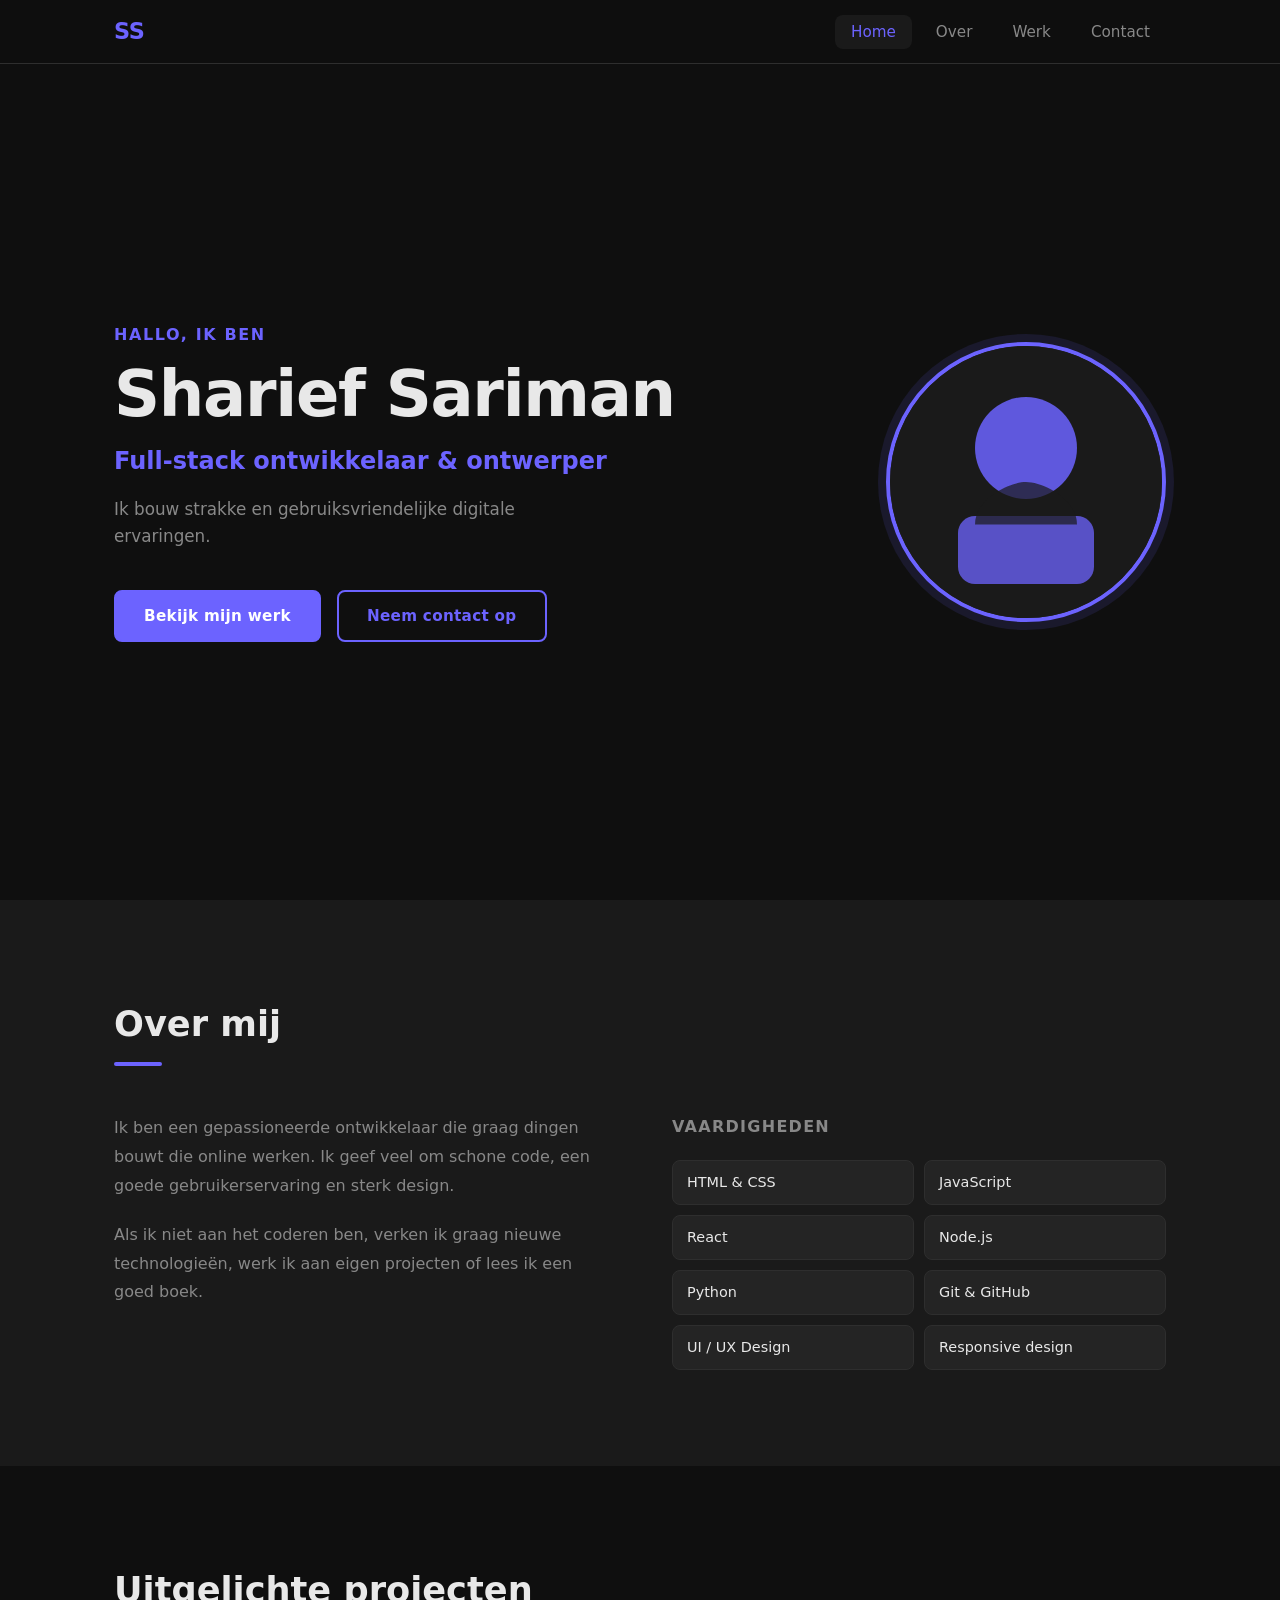
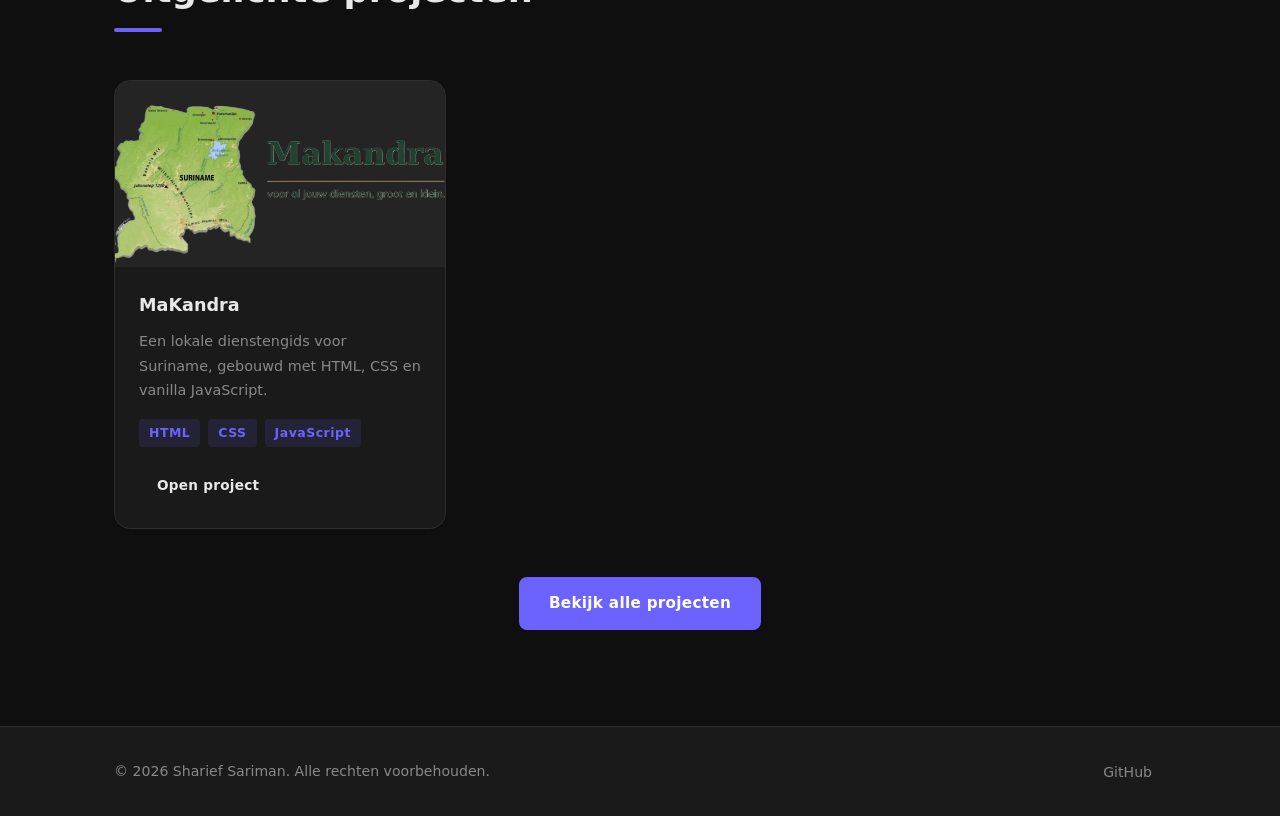
<file: index.html>
<!DOCTYPE html>
<html lang="nl">
  <head>
    <meta charset="UTF-8" />
    <meta name="viewport" content="width=device-width, initial-scale=1.0" />
    <title>Sharief Sariman | Portfolio</title>
    <link rel="stylesheet" href="css/main.css" />
  </head>
  <body>
    <header class="site-header">
      <nav class="nav">
        <a href="index.html" class="nav__logo">SS</a>
        <button class="nav__toggle" id="nav-toggle" aria-label="Toggle navigation">
          <span></span>
          <span></span>
          <span></span>
        </button>
        <ul class="nav__links" id="nav-links">
          <li><a href="index.html" class="nav__link nav__link--active">Home</a></li>
          <li><a href="about.html" class="nav__link">Over</a></li>
          <li><a href="work.html" class="nav__link">Werk</a></li>
          <li><a href="contact.html" class="nav__link">Contact</a></li>
        </ul>
      </nav>
    </header>

    <main>
      <section class="hero">
        <div class="hero__content">
          <p class="hero__greeting">Hallo, ik ben</p>
          <h1 class="hero__name">Sharief Sariman</h1>
          <p class="hero__title">Full-stack ontwikkelaar &amp; ontwerper</p>
          <p class="hero__subtitle">Ik bouw strakke en gebruiksvriendelijke digitale ervaringen.</p>
          <div class="hero__actions">
            <a href="work.html" class="btn btn--primary">Bekijk mijn werk</a>
            <a href="contact.html" class="btn btn--secondary">Neem contact op</a>
          </div>
        </div>
        <div class="hero__image">
          <div class="hero__avatar">
            <img src="img/profile.svg" alt="Sharief Sariman" />
          </div>
        </div>
      </section>

      <section class="about" id="about">
        <div class="container">
          <h2 class="section-title">Over mij</h2>
          <div class="about__grid">
            <div class="about__text">
              <p>Ik ben een gepassioneerde ontwikkelaar die graag dingen bouwt die online werken. Ik geef veel om schone code, een goede gebruikerservaring en sterk design.</p>
              <p>Als ik niet aan het coderen ben, verken ik graag nieuwe technologieën, werk ik aan eigen projecten of lees ik een goed boek.</p>
            </div>
            <div class="about__skills">
              <h3 class="about__skills-title">Vaardigheden</h3>
              <ul class="skills-list">
                <li class="skills-list__item">HTML &amp; CSS</li>
                <li class="skills-list__item">JavaScript</li>
                <li class="skills-list__item">React</li>
                <li class="skills-list__item">Node.js</li>
                <li class="skills-list__item">Python</li>
                <li class="skills-list__item">Git &amp; GitHub</li>
                <li class="skills-list__item">UI / UX Design</li>
                <li class="skills-list__item">Responsive design</li>
              </ul>
            </div>
          </div>
        </div>
      </section>

      <section class="featured" id="featured">
        <div class="container">
          <h2 class="section-title">Uitgelichte projecten</h2>
          <div class="featured__grid">
            <article class="project-card">
              <div class="project-card__image">
                <img src="img/mkdra.png" alt="MaKandra" />
              </div>
              <div class="project-card__body">
                <h3 class="project-card__title">MaKandra</h3>
                <p class="project-card__description">Een lokale dienstengids voor Suriname, gebouwd met HTML, CSS en vanilla JavaScript.</p>
                <div class="project-card__tags">
                  <span class="tag">HTML</span>
                  <span class="tag">CSS</span>
                  <span class="tag">JavaScript</span>
                </div>
                <div class="project-card__links">
                  <a href="makandra/index.html" class="btn btn--sm">Open project</a>
                </div>
              </div>
            </article>
          </div>
          <div class="featured__cta">
            <a href="work.html" class="btn btn--primary">Bekijk alle projecten</a>
          </div>
        </div>
      </section>
    </main>

    <footer class="site-footer">
      <div class="container">
        <p class="footer__text">&copy; 2026 Sharief Sariman. Alle rechten voorbehouden.</p>
        <ul class="footer__social">
          <li><a href="https://github.com/" target="_blank" rel="noopener noreferrer" class="footer__social-link">GitHub</a></li>
        </ul>
      </div>
    </footer>

    <script src="js/main.js"></script>
  </body>
</html>
</file>
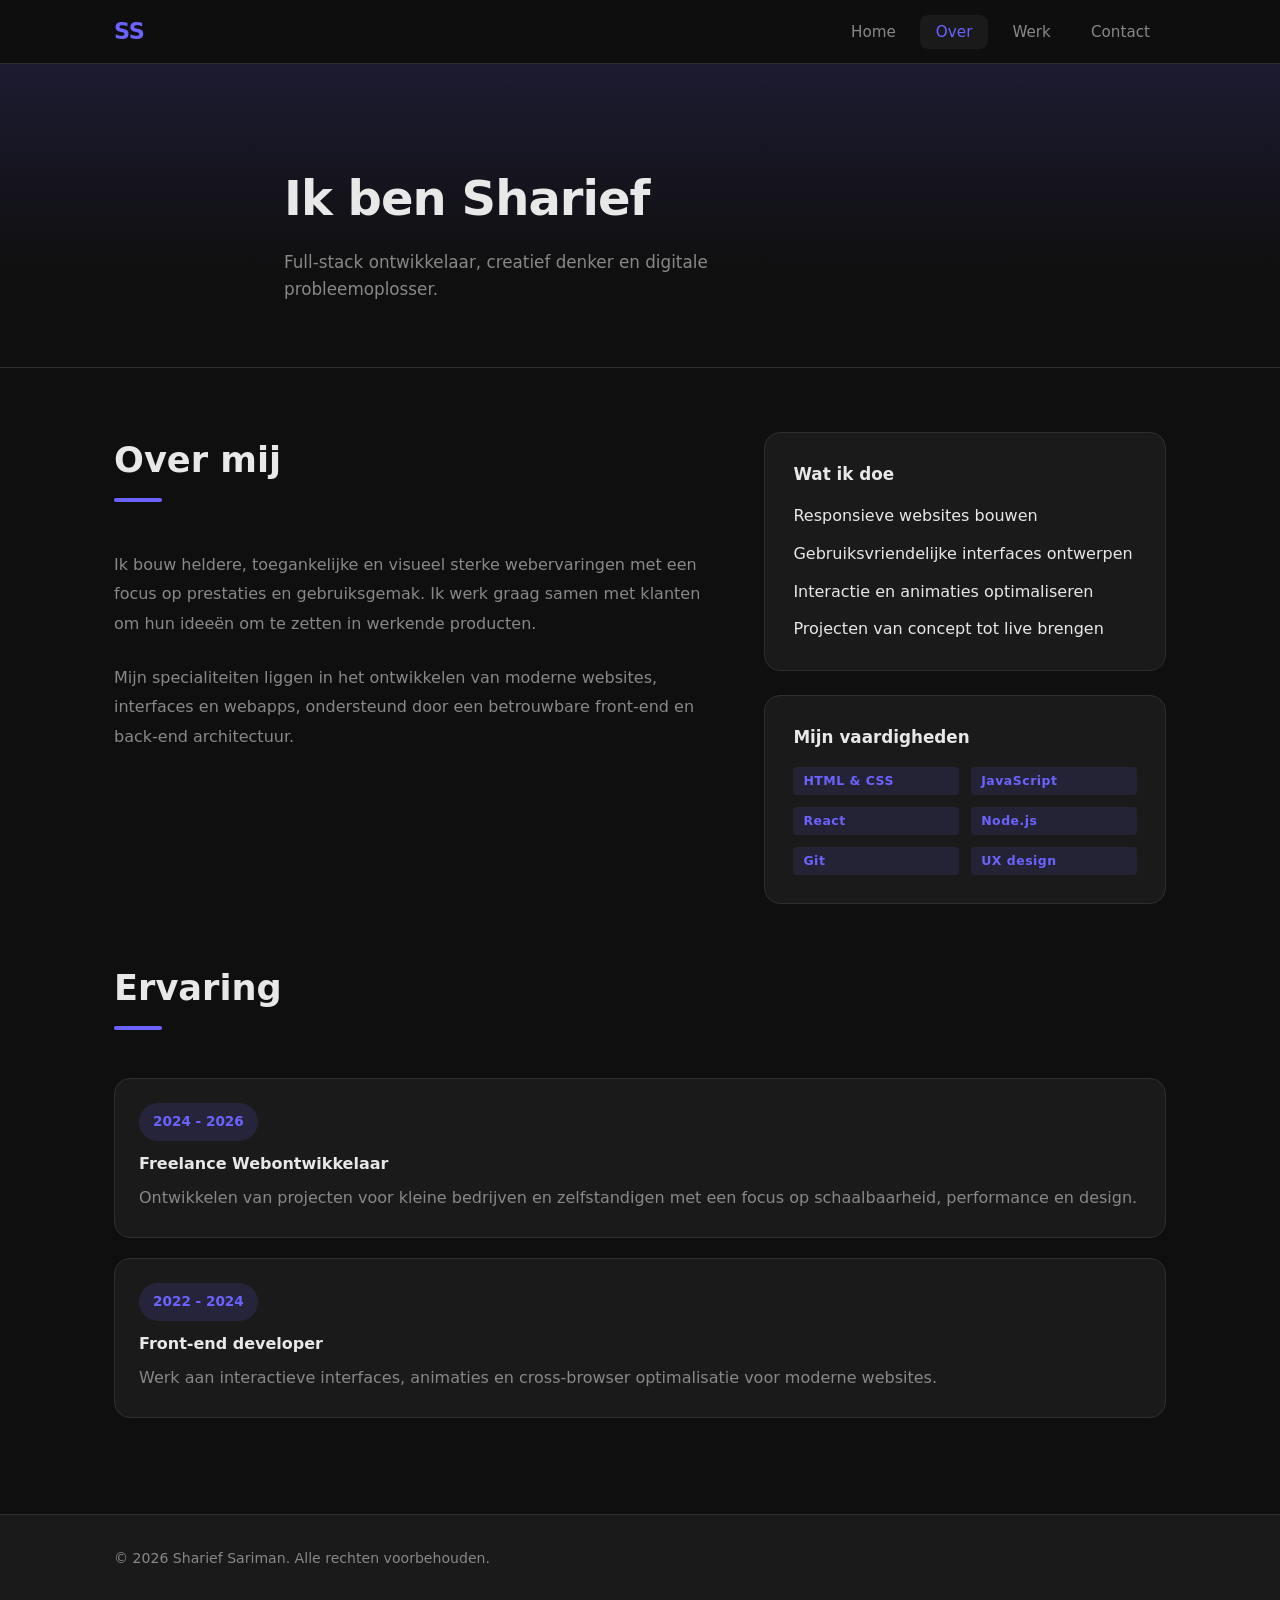
<file: about.html>
<!DOCTYPE html>
<html lang="nl">
  <head>
    <meta charset="UTF-8" />
    <meta name="viewport" content="width=device-width, initial-scale=1.0" />
    <title>Over | Sharief Sariman</title>
    <link rel="stylesheet" href="css/main.css" />
    <link rel="stylesheet" href="css/about.css" />
  </head>
  <body>
    <header class="site-header">
      <nav class="nav">
        <a href="index.html" class="nav__logo">SS</a>
        <button class="nav__toggle" id="nav-toggle" aria-label="Toggle navigation">
          <span></span>
          <span></span>
          <span></span>
        </button>
        <ul class="nav__links" id="nav-links">
          <li><a href="index.html" class="nav__link">Home</a></li>
          <li><a href="about.html" class="nav__link nav__link--active">Over</a></li>
          <li><a href="work.html" class="nav__link">Werk</a></li>
          <li><a href="contact.html" class="nav__link">Contact</a></li>
        </ul>
      </nav>
    </header>

    <main>
      <section class="page-hero about-hero">
        <div class="container">
          <h1 class="page-hero__title">Ik ben Sharief</h1>
          <p class="page-hero__subtitle">Full-stack ontwikkelaar, creatief denker en digitale probleemoplosser.</p>
        </div>
      </section>

      <section class="about-section">
        <div class="container">
          <div class="about-grid">
            <div class="about-summary">
              <h2 class="section-title">Over mij</h2>
              <p>Ik bouw heldere, toegankelijke en visueel sterke webervaringen met een focus op prestaties en gebruiksgemak. Ik werk graag samen met klanten om hun ideeën om te zetten in werkende producten.</p>
              <p>Mijn specialiteiten liggen in het ontwikkelen van moderne websites, interfaces en webapps, ondersteund door een betrouwbare front-end en back-end architectuur.</p>
            </div>

            <div class="about-details">
              <div class="about-card">
                <h3>Wat ik doe</h3>
                <ul class="value-list">
                  <li>Responsieve websites bouwen</li>
                  <li>Gebruiksvriendelijke interfaces ontwerpen</li>
                  <li>Interactie en animaties optimaliseren</li>
                  <li>Projecten van concept tot live brengen</li>
                </ul>
              </div>

              <div class="about-card">
                <h3>Mijn vaardigheden</h3>
                <ul class="skills-list about-skills">
                  <li class="tag">HTML &amp; CSS</li>
                  <li class="tag">JavaScript</li>
                  <li class="tag">React</li>
                  <li class="tag">Node.js</li>
                  <li class="tag">Git</li>
                  <li class="tag">UX design</li>
                </ul>
              </div>
            </div>
          </div>

          <div class="timeline">
            <h2 class="section-title">Ervaring</h2>
            <ul class="timeline-list">
              <li>
                <span class="timeline__year">2024 - 2026</span>
                <div>
                  <h3>Freelance Webontwikkelaar</h3>
                  <p>Ontwikkelen van projecten voor kleine bedrijven en zelfstandigen met een focus op schaalbaarheid, performance en design.</p>
                </div>
              </li>
              <li>
                <span class="timeline__year">2022 - 2024</span>
                <div>
                  <h3>Front-end developer</h3>
                  <p>Werk aan interactieve interfaces, animaties en cross-browser optimalisatie voor moderne websites.</p>
                </div>
              </li>
            </ul>
          </div>
        </div>
      </section>
    </main>

    <footer class="site-footer">
      <div class="container">
        <p class="footer__text">&copy; 2026 Sharief Sariman. Alle rechten voorbehouden.</p>
      </div>
    </footer>

    <script src="js/main.js"></script>
    <script src="js/about.js"></script>
  </body>
</html>
</file>
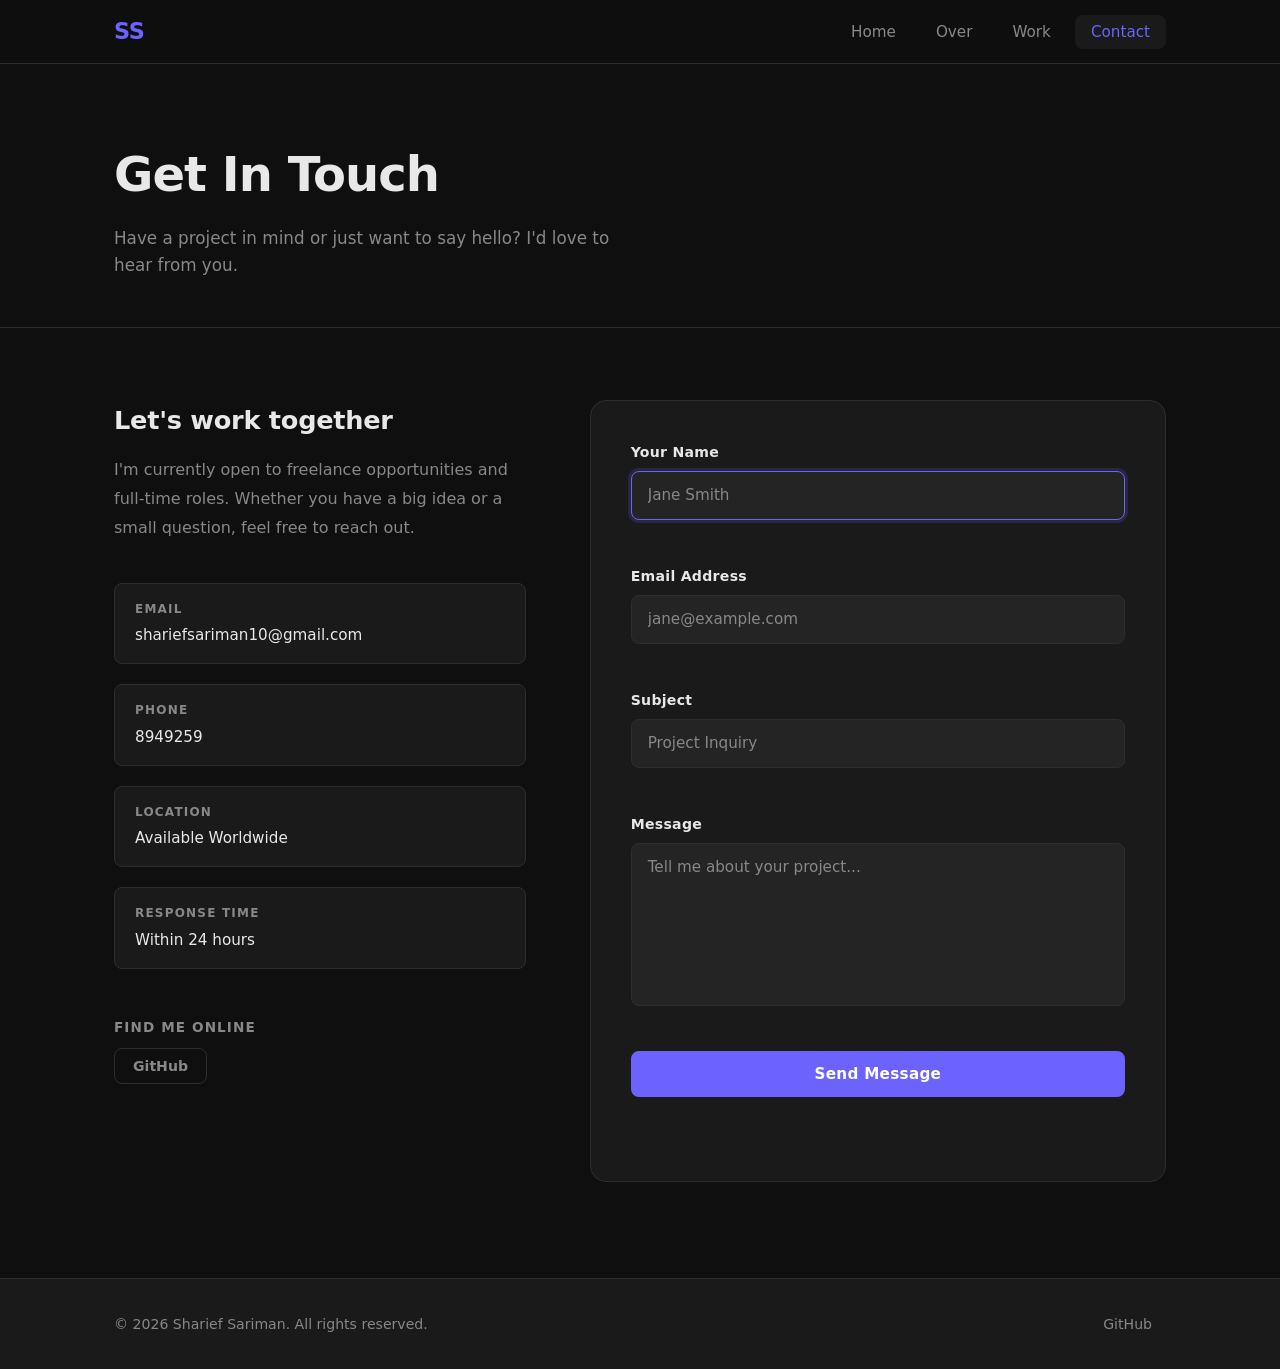
<file: contact.html>
<!DOCTYPE html>
<html lang="en">
  <head>
    <meta charset="UTF-8" />
    <meta name="viewport" content="width=device-width, initial-scale=1.0" />
    <title>Contact | Sharief Sariman</title>
    <link rel="stylesheet" href="css/main.css" />
    <link rel="stylesheet" href="css/contact.css" />
  </head>
  <body>
    <header class="site-header">
      <nav class="nav">
        <a href="index.html" class="nav__logo">SS</a>
        <button class="nav__toggle" id="nav-toggle" aria-label="Toggle navigation">
          <span></span>
          <span></span>
          <span></span>
        </button>
        <ul class="nav__links" id="nav-links">
          <li><a href="index.html" class="nav__link">Home</a></li>
          <li><a href="about.html" class="nav__link">Over</a></li>
          <li><a href="work.html" class="nav__link">Work</a></li>
          <li><a href="contact.html" class="nav__link nav__link--active">Contact</a></li>
        </ul>
      </nav>
    </header>

    <main>
      <section class="page-hero">
        <div class="container">
          <h1 class="page-hero__title">Get In Touch</h1>
          <p class="page-hero__subtitle">Have a project in mind or just want to say hello? I'd love to hear from you.</p>
        </div>
      </section>

      <section class="contact-section">
        <div class="container">
          <div class="contact-grid">
            <div class="contact-info">
              <h2 class="contact-info__title">Let's work together</h2>
              <p class="contact-info__text">I'm currently open to freelance opportunities and full-time roles. Whether you have a big idea or a small question, feel free to reach out.</p>

              <ul class="contact-details">
                <li class="contact-details__item">
                  <span class="contact-details__label">Email</span>
                  <a href="mailto:shariefsariman10@gmail.com" class="contact-details__value">shariefsariman10@gmail.com</a>
                </li>
                <li class="contact-details__item">
                  <span class="contact-details__label">Phone</span>
                  <a href="tel:8949259" class="contact-details__value">8949259</a>
                </li>
                <li class="contact-details__item">
                  <span class="contact-details__label">Location</span>
                  <span class="contact-details__value">Available Worldwide</span>
                </li>
                <li class="contact-details__item">
                  <span class="contact-details__label">Response time</span>
                  <span class="contact-details__value">Within 24 hours</span>
                </li>
              </ul>

              <div class="contact-social">
                <h3 class="contact-social__title">Find me online</h3>
                <ul class="contact-social__list">
                  <li><a href="https://github.com/" target="_blank" rel="noopener noreferrer" class="contact-social__link">GitHub</a></li>
                </ul>
              </div>
            </div>

            <div class="contact-form-wrapper">
              <form class="contact-form" id="contact-form" novalidate>
                <div class="form-group">
                  <label class="form-label" for="name">Your Name</label>
                  <input class="form-input" type="text" id="name" name="name" placeholder="Jane Smith" required />
                  <span class="form-error" id="name-error"></span>
                </div>

                <div class="form-group">
                  <label class="form-label" for="email">Email Address</label>
                  <input class="form-input" type="email" id="email" name="email" placeholder="jane@example.com" required />
                  <span class="form-error" id="email-error"></span>
                </div>

                <div class="form-group">
                  <label class="form-label" for="subject">Subject</label>
                  <input class="form-input" type="text" id="subject" name="subject" placeholder="Project Inquiry" required />
                  <span class="form-error" id="subject-error"></span>
                </div>

                <div class="form-group">
                  <label class="form-label" for="message">Message</label>
                  <textarea class="form-input form-textarea" id="message" name="message" rows="6" placeholder="Tell me about your project..." required></textarea>
                  <span class="form-error" id="message-error"></span>
                </div>

                <button type="submit" class="btn btn--primary btn--full">Send Message</button>
                <p class="form-status" id="form-status"></p>
              </form>
            </div>
          </div>
        </div>
      </section>
    </main>

    <footer class="site-footer">
      <div class="container">
        <p class="footer__text">&copy; 2026 Sharief Sariman. All rights reserved.</p>
        <ul class="footer__social">
          <li><a href="https://github.com/" target="_blank" rel="noopener noreferrer" class="footer__social-link">GitHub</a></li>

        </ul>
      </div>
    </footer>

    <script src="js/main.js"></script>
    <script src="js/contact.js"></script>
  </body>
</html>
</file>
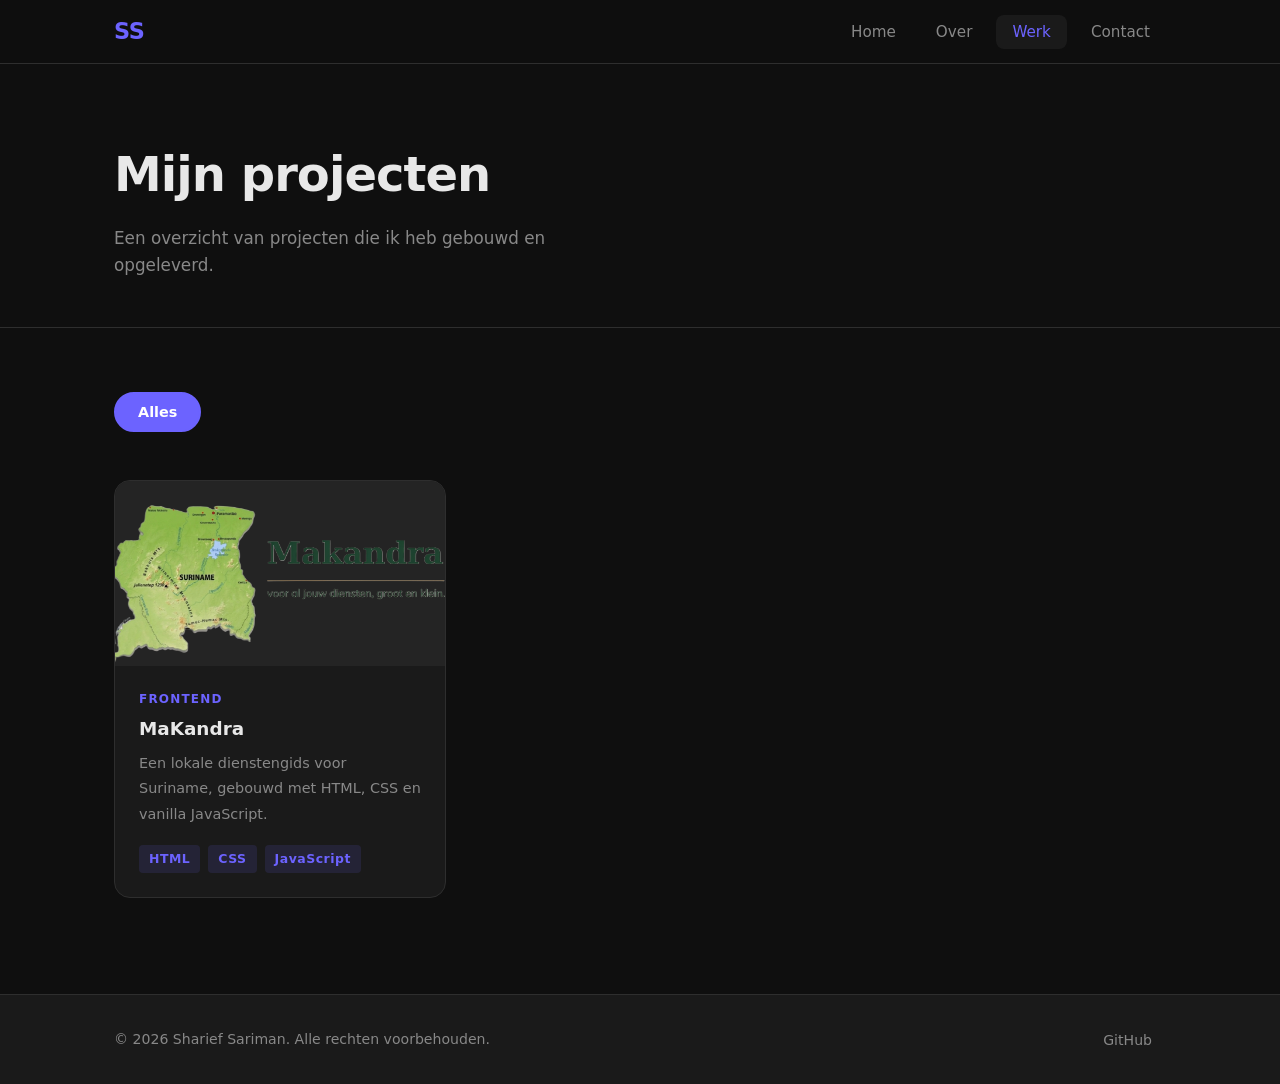
<file: work.html>
<!DOCTYPE html>
<html lang="nl">
  <head>
    <meta charset="UTF-8" />
    <meta name="viewport" content="width=device-width, initial-scale=1.0" />
    <title>Werk | Sharief Sariman</title>
    <link rel="stylesheet" href="css/main.css" />
    <link rel="stylesheet" href="css/work.css" />
  </head>
  <body>
    <header class="site-header">
      <nav class="nav">
        <a href="index.html" class="nav__logo">SS</a>
        <button class="nav__toggle" id="nav-toggle" aria-label="Toggle navigation">
          <span></span>
          <span></span>
          <span></span>
        </button>
        <ul class="nav__links" id="nav-links">
          <li><a href="index.html" class="nav__link">Home</a></li>
          <li><a href="about.html" class="nav__link">Over</a></li>
          <li><a href="work.html" class="nav__link nav__link--active">Werk</a></li>
          <li><a href="contact.html" class="nav__link">Contact</a></li>
        </ul>
      </nav>
    </header>

    <main>
      <section class="page-hero">
        <div class="container">
          <h1 class="page-hero__title">Mijn projecten</h1>
          <p class="page-hero__subtitle">Een overzicht van projecten die ik heb gebouwd en opgeleverd.</p>
        </div>
      </section>

      <section class="work-section">
        <div class="container">
          <div class="work-filters" id="work-filters">
            <button class="filter-btn filter-btn--active" data-filter="all">Alles</button>
          </div>

          <div class="work-grid" id="work-grid">
            <article class="work-card" data-category="frontend">
              <div class="work-card__image">
                <img src="img/mkdra.png" alt="MaKandra" />
                <div class="work-card__overlay">
                  <a href="makandra/index.html" class="work-card__live" target="_blank" rel="noopener noreferrer">Bekijk site</a>
                  <a href="makandra/index.html" class="work-card__code" target="_blank" rel="noopener noreferrer">Broncode</a>
                </div>
              </div>
              <div class="work-card__body">
                <span class="work-card__category">Frontend</span>
                <h2 class="work-card__title">MaKandra</h2>
                <p class="work-card__description">Een lokale dienstengids voor Suriname, gebouwd met HTML, CSS en vanilla JavaScript.</p>
                <ul class="work-card__tags">
                  <li class="tag">HTML</li>
                  <li class="tag">CSS</li>
                  <li class="tag">JavaScript</li>
                </ul>
              </div>
            </article>
          </div>
        </div>
      </section>
    </main>

    <footer class="site-footer">
      <div class="container">
        <p class="footer__text">&copy; 2026 Sharief Sariman. Alle rechten voorbehouden.</p>
        <ul class="footer__social">
          <li><a href="https://github.com/" target="_blank" rel="noopener noreferrer" class="footer__social-link">GitHub</a></li>
        </ul>
      </div>
    </footer>

    <script src="js/main.js"></script>
    <script src="js/work.js"></script>
  </body>
</html>
</file>
<file: css/main.css>
/* ===== CSS Custom Properties ===== */
:root {
  --color-bg: #0f0f0f;
  --color-surface: #1a1a1a;
  --color-surface-2: #242424;
  --color-border: #2e2e2e;
  --color-text: #e8e8e8;
  --color-text-muted: #888888;
  --color-accent: #6c63ff;
  --color-accent-hover: #5a52d5;
  --color-accent-light: rgba(108, 99, 255, 0.12);
  --color-white: #ffffff;

  --font-sans: 'Segoe UI', system-ui, -apple-system, sans-serif;
  --font-mono: 'Courier New', monospace;

  --radius-sm: 4px;
  --radius-md: 8px;
  --radius-lg: 16px;

  --shadow-sm: 0 1px 4px rgba(0, 0, 0, 0.4);
  --shadow-md: 0 4px 16px rgba(0, 0, 0, 0.5);
  --shadow-lg: 0 8px 32px rgba(0, 0, 0, 0.6);

  --transition: 200ms ease;
  --nav-height: 64px;
}

/* ===== Reset ===== */
*, *::before, *::after {
  box-sizing: border-box;
  margin: 0;
  padding: 0;
}

html {
  scroll-behavior: smooth;
}

body {
  font-family: var(--font-sans);
  background-color: var(--color-bg);
  color: var(--color-text);
  line-height: 1.6;
  min-height: 100vh;
  display: flex;
  flex-direction: column;
}

main {
  flex: 1;
}

img {
  max-width: 100%;
  height: auto;
  display: block;
}

a {
  color: inherit;
  text-decoration: none;
}

ul {
  list-style: none;
}

button {
  cursor: pointer;
  font-family: inherit;
  border: none;
  background: none;
}

/* ===== Container ===== */
.container {
  width: 100%;
  max-width: 1100px;
  margin: 0 auto;
  padding: 0 24px;
}

/* ===== Buttons ===== */
.btn {
  display: inline-flex;
  align-items: center;
  justify-content: center;
  padding: 12px 28px;
  border-radius: var(--radius-md);
  font-size: 0.95rem;
  font-weight: 600;
  letter-spacing: 0.02em;
  transition: background-color var(--transition), color var(--transition), border-color var(--transition), transform var(--transition), box-shadow var(--transition);
  cursor: pointer;
  white-space: nowrap;
}

.btn:hover {
  transform: translateY(-2px);
}

.btn--primary {
  background-color: var(--color-accent);
  color: var(--color-white);
  border: 2px solid var(--color-accent);
}

.btn--primary:hover {
  background-color: var(--color-accent-hover);
  border-color: var(--color-accent-hover);
  box-shadow: 0 4px 20px rgba(108, 99, 255, 0.4);
}

.btn--secondary {
  background-color: transparent;
  color: var(--color-accent);
  border: 2px solid var(--color-accent);
}

.btn--secondary:hover {
  background-color: var(--color-accent-light);
}

.btn--outline {
  background-color: transparent;
  color: var(--color-text);
  border: 2px solid var(--color-border);
}

.btn--outline:hover {
  border-color: var(--color-accent);
  color: var(--color-accent);
}

.btn--sm {
  padding: 8px 18px;
  font-size: 0.85rem;
}

.btn--full {
  width: 100%;
}

/* ===== Tags ===== */
.tag {
  display: inline-block;
  padding: 4px 10px;
  background-color: var(--color-accent-light);
  color: var(--color-accent);
  border-radius: var(--radius-sm);
  font-size: 0.78rem;
  font-weight: 600;
  letter-spacing: 0.04em;
}

/* ===== Section Title ===== */
.section-title {
  font-size: clamp(1.6rem, 4vw, 2.2rem);
  font-weight: 700;
  margin-bottom: 48px;
  position: relative;
  display: inline-block;
}

.section-title::after {
  content: '';
  display: block;
  width: 48px;
  height: 4px;
  background-color: var(--color-accent);
  border-radius: 2px;
  margin-top: 10px;
}

/* ===== Navigation ===== */
.site-header {
  position: sticky;
  top: 0;
  z-index: 100;
  background-color: rgba(15, 15, 15, 0.92);
  backdrop-filter: blur(12px);
  border-bottom: 1px solid var(--color-border);
  height: var(--nav-height);
}

.nav {
  max-width: 1100px;
  margin: 0 auto;
  padding: 0 24px;
  height: 100%;
  display: flex;
  align-items: center;
  justify-content: space-between;
}

.nav__logo {
  font-size: 1.4rem;
  font-weight: 800;
  color: var(--color-accent);
  letter-spacing: -0.02em;
}

.nav__links {
  display: flex;
  align-items: center;
  gap: 8px;
}

.nav__link {
  padding: 8px 16px;
  border-radius: var(--radius-md);
  font-size: 0.95rem;
  font-weight: 500;
  color: var(--color-text-muted);
  transition: color var(--transition), background-color var(--transition);
}

.nav__link:hover,
.nav__link--active {
  color: var(--color-text);
  background-color: var(--color-surface);
}

.nav__link--active {
  color: var(--color-accent);
}

.nav__toggle {
  display: none;
  flex-direction: column;
  gap: 5px;
  padding: 8px;
  border-radius: var(--radius-sm);
}

.nav__toggle span {
  display: block;
  width: 24px;
  height: 2px;
  background-color: var(--color-text);
  border-radius: 2px;
  transition: transform var(--transition), opacity var(--transition);
}

.nav__toggle.is-open span:nth-child(1) {
  transform: translateY(7px) rotate(45deg);
}

.nav__toggle.is-open span:nth-child(2) {
  opacity: 0;
}

.nav__toggle.is-open span:nth-child(3) {
  transform: translateY(-7px) rotate(-45deg);
}

/* ===== Hero ===== */
.hero {
  min-height: calc(100vh - var(--nav-height));
  display: flex;
  align-items: center;
  padding: 80px 24px;
  max-width: 1100px;
  margin: 0 auto;
  gap: 48px;
}

.hero__content {
  flex: 1;
}

.hero__greeting {
  color: var(--color-accent);
  font-size: 1rem;
  font-weight: 600;
  letter-spacing: 0.1em;
  text-transform: uppercase;
  margin-bottom: 12px;
}

.hero__name {
  font-size: clamp(2.4rem, 6vw, 4rem);
  font-weight: 800;
  line-height: 1.1;
  margin-bottom: 12px;
  letter-spacing: -0.02em;
}

.hero__title {
  font-size: clamp(1.1rem, 2.5vw, 1.5rem);
  font-weight: 600;
  color: var(--color-accent);
  margin-bottom: 16px;
}

.hero__subtitle {
  font-size: 1.05rem;
  color: var(--color-text-muted);
  max-width: 460px;
  margin-bottom: 40px;
}

.hero__actions {
  display: flex;
  gap: 16px;
  flex-wrap: wrap;
}

.hero__image {
  flex-shrink: 0;
}

.hero__avatar {
  width: 280px;
  height: 280px;
  border-radius: 50%;
  overflow: hidden;
  border: 4px solid var(--color-accent);
  background-color: var(--color-surface-2);
  box-shadow: 0 0 0 8px var(--color-accent-light);
}

.hero__avatar img {
  width: 100%;
  height: 100%;
  object-fit: cover;
}

/* ===== About Section ===== */
.about {
  padding: 96px 0;
  background-color: var(--color-surface);
}

.about__grid {
  display: grid;
  grid-template-columns: 1fr 1fr;
  gap: 64px;
  align-items: start;
}

.about__text p {
  color: var(--color-text-muted);
  margin-bottom: 20px;
  line-height: 1.8;
}

.about__skills-title {
  font-size: 1rem;
  font-weight: 700;
  text-transform: uppercase;
  letter-spacing: 0.08em;
  color: var(--color-text-muted);
  margin-bottom: 20px;
}

.skills-list {
  display: grid;
  grid-template-columns: 1fr 1fr;
  gap: 10px;
}

.skills-list__item {
  padding: 10px 14px;
  background-color: var(--color-surface-2);
  border: 1px solid var(--color-border);
  border-radius: var(--radius-md);
  font-size: 0.9rem;
  font-weight: 500;
  color: var(--color-text);
  transition: border-color var(--transition), color var(--transition);
}

.skills-list__item:hover {
  border-color: var(--color-accent);
  color: var(--color-accent);
}

/* ===== Featured Projects ===== */
.featured {
  padding: 96px 0;
}

.featured__grid {
  display: grid;
  grid-template-columns: repeat(3, 1fr);
  gap: 28px;
  margin-bottom: 48px;
}

.featured__cta {
  text-align: center;
}

/* ===== Project Card (shared) ===== */
.project-card {
  background-color: var(--color-surface);
  border: 1px solid var(--color-border);
  border-radius: var(--radius-lg);
  overflow: hidden;
  transition: transform var(--transition), box-shadow var(--transition), border-color var(--transition);
}

.project-card:hover {
  transform: translateY(-6px);
  box-shadow: var(--shadow-lg);
  border-color: var(--color-accent);
}

.project-card__image {
  aspect-ratio: 16 / 9;
  overflow: hidden;
  background-color: var(--color-surface-2);
}

.project-card__image img {
  width: 100%;
  height: 100%;
  object-fit: cover;
  transition: transform 300ms ease;
}

.project-card:hover .project-card__image img {
  transform: scale(1.05);
}

.project-card__body {
  padding: 24px;
}

.project-card__title {
  font-size: 1.1rem;
  font-weight: 700;
  margin-bottom: 10px;
}

.project-card__description {
  font-size: 0.9rem;
  color: var(--color-text-muted);
  margin-bottom: 16px;
  line-height: 1.7;
}

.project-card__tags {
  display: flex;
  flex-wrap: wrap;
  gap: 8px;
  margin-bottom: 20px;
}

.project-card__links {
  display: flex;
  gap: 10px;
}

/* ===== Page Hero (inner pages) ===== */
.page-hero {
  padding: 72px 0 48px;
  border-bottom: 1px solid var(--color-border);
}

.page-hero__title {
  font-size: clamp(2rem, 5vw, 3rem);
  font-weight: 800;
  margin-bottom: 12px;
  letter-spacing: -0.02em;
}

.page-hero__subtitle {
  font-size: 1.05rem;
  color: var(--color-text-muted);
  max-width: 520px;
}

/* ===== Footer ===== */
.site-footer {
  background-color: var(--color-surface);
  border-top: 1px solid var(--color-border);
  padding: 32px 0;
}

.site-footer .container {
  display: flex;
  align-items: center;
  justify-content: space-between;
  flex-wrap: wrap;
  gap: 16px;
}

.footer__text {
  font-size: 0.88rem;
  color: var(--color-text-muted);
}

.footer__social {
  display: flex;
  gap: 8px;
}

.footer__social-link {
  padding: 6px 14px;
  border-radius: var(--radius-sm);
  font-size: 0.88rem;
  color: var(--color-text-muted);
  transition: color var(--transition), background-color var(--transition);
}

.footer__social-link:hover {
  color: var(--color-accent);
  background-color: var(--color-accent-light);
}

/* ===== Responsive ===== */
@media (max-width: 900px) {
  .featured__grid {
    grid-template-columns: repeat(2, 1fr);
  }

  .about__grid {
    grid-template-columns: 1fr;
    gap: 40px;
  }
}

@media (max-width: 768px) {
  .nav__toggle {
    display: flex;
  }

  .nav__links {
    position: fixed;
    top: var(--nav-height);
    left: 0;
    right: 0;
    background-color: var(--color-surface);
    border-bottom: 1px solid var(--color-border);
    flex-direction: column;
    align-items: stretch;
    padding: 16px;
    gap: 4px;
    transform: translateY(-110%);
    transition: transform 250ms ease;
    z-index: 99;
  }

  .nav__links.is-open {
    transform: translateY(0);
  }

  .nav__link {
    padding: 12px 16px;
    border-radius: var(--radius-md);
  }

  .hero {
    flex-direction: column-reverse;
    text-align: center;
    padding: 60px 24px;
    min-height: auto;
    gap: 32px;
  }

  .hero__subtitle {
    margin: 0 auto 40px;
  }

  .hero__actions {
    justify-content: center;
  }

  .hero__avatar {
    width: 200px;
    height: 200px;
  }

  .featured__grid {
    grid-template-columns: 1fr;
  }

  .site-footer .container {
    flex-direction: column;
    align-items: center;
    text-align: center;
  }
}

@media (max-width: 480px) {
  .skills-list {
    grid-template-columns: 1fr;
  }

  .hero__actions {
    flex-direction: column;
    align-items: center;
  }

  .btn {
    width: 100%;
    max-width: 260px;
  }
}
</file>
<file: css/about.css>
/* ===== About Page Styles ===== */
.about-hero {
  padding: 96px 0 64px;
  background: linear-gradient(180deg, rgba(108, 99, 255, 0.14), transparent 70%);
}

.about-hero .container {
  max-width: 760px;
}

.about-section {
  padding: 64px 0 96px;
}

.about-grid {
  display: grid;
  grid-template-columns: 1.2fr 0.8fr;
  gap: 48px;
  margin-bottom: 56px;
}

.about-summary p {
  color: var(--color-text-muted);
  line-height: 1.85;
  margin-bottom: 24px;
}

.about-details {
  display: grid;
  gap: 24px;
}

.about-card {
  background-color: var(--color-surface);
  border: 1px solid var(--color-border);
  border-radius: var(--radius-lg);
  padding: 28px;
}

.about-card h3 {
  font-size: 1.05rem;
  margin-bottom: 16px;
}

.value-list,
.about-skills {
  display: grid;
  gap: 12px;
}

.timeline {
  margin-top: 32px;
}

.timeline-list {
  display: grid;
  gap: 20px;
}

.timeline-list li {
  display: grid;
  gap: 10px;
  padding: 24px;
  background-color: var(--color-surface);
  border: 1px solid var(--color-border);
  border-radius: var(--radius-lg);
}

.timeline__year {
  display: inline-flex;
  align-items: center;
  justify-content: center;
  width: fit-content;
  padding: 8px 14px;
  border-radius: 999px;
  background-color: rgba(108, 99, 255, 0.14);
  color: var(--color-accent);
  font-size: 0.85rem;
  font-weight: 700;
}

.timeline-list h3 {
  font-size: 1rem;
  margin-bottom: 8px;
}

.timeline-list p {
  color: var(--color-text-muted);
  line-height: 1.8;
}

@media (max-width: 900px) {
  .about-grid {
    grid-template-columns: 1fr;
  }
}

@media (max-width: 600px) {
  .about-section {
    padding: 48px 0 64px;
  }
}
</file>
<file: css/contact.css>
/* ===== Contact Page Styles ===== */

.contact-section {
  padding: 72px 0 96px;
}

/* ===== Contact Grid ===== */
.contact-grid {
  display: grid;
  grid-template-columns: 1fr 1.4fr;
  gap: 64px;
  align-items: start;
}

/* ===== Contact Info ===== */
.contact-info__title {
  font-size: 1.6rem;
  font-weight: 700;
  margin-bottom: 16px;
  letter-spacing: -0.01em;
}

.contact-info__text {
  color: var(--color-text-muted);
  line-height: 1.8;
  margin-bottom: 40px;
}

/* ===== Contact Details ===== */
.contact-details {
  display: flex;
  flex-direction: column;
  gap: 20px;
  margin-bottom: 48px;
}

.contact-details__item {
  display: flex;
  flex-direction: column;
  gap: 4px;
  padding: 16px 20px;
  background-color: var(--color-surface);
  border: 1px solid var(--color-border);
  border-radius: var(--radius-md);
  transition: border-color var(--transition);
}

.contact-details__item:hover {
  border-color: var(--color-accent);
}

.contact-details__label {
  font-size: 0.75rem;
  font-weight: 700;
  text-transform: uppercase;
  letter-spacing: 0.1em;
  color: var(--color-text-muted);
}

.contact-details__value {
  font-size: 0.95rem;
  font-weight: 500;
  color: var(--color-text);
  transition: color var(--transition);
}

a.contact-details__value:hover {
  color: var(--color-accent);
}

/* ===== Contact Social ===== */
.contact-social__title {
  font-size: 0.85rem;
  font-weight: 700;
  text-transform: uppercase;
  letter-spacing: 0.08em;
  color: var(--color-text-muted);
  margin-bottom: 14px;
}

.contact-social__list {
  display: flex;
  gap: 10px;
  flex-wrap: wrap;
}

.contact-social__link {
  padding: 9px 18px;
  border-radius: var(--radius-md);
  border: 1px solid var(--color-border);
  font-size: 0.88rem;
  font-weight: 600;
  color: var(--color-text-muted);
  transition: color var(--transition), border-color var(--transition), background-color var(--transition);
}

.contact-social__link:hover {
  color: var(--color-accent);
  border-color: var(--color-accent);
  background-color: var(--color-accent-light);
}

/* ===== Contact Form ===== */
.contact-form-wrapper {
  background-color: var(--color-surface);
  border: 1px solid var(--color-border);
  border-radius: var(--radius-lg);
  padding: 40px;
}

.contact-form {
  display: flex;
  flex-direction: column;
  gap: 24px;
}

.form-group {
  display: flex;
  flex-direction: column;
  gap: 8px;
}

.form-label {
  font-size: 0.88rem;
  font-weight: 600;
  color: var(--color-text);
  letter-spacing: 0.02em;
}

.form-input {
  width: 100%;
  padding: 12px 16px;
  background-color: var(--color-surface-2);
  border: 1px solid var(--color-border);
  border-radius: var(--radius-md);
  color: var(--color-text);
  font-family: inherit;
  font-size: 0.95rem;
  line-height: 1.5;
  transition: border-color var(--transition), box-shadow var(--transition);
  outline: none;
  resize: none;
}

.form-input::placeholder {
  color: var(--color-text-muted);
}

.form-input:focus {
  border-color: var(--color-accent);
  box-shadow: 0 0 0 3px rgba(108, 99, 255, 0.18);
}

.form-input.has-error {
  border-color: #e05555;
  box-shadow: 0 0 0 3px rgba(224, 85, 85, 0.15);
}

.form-textarea {
  min-height: 150px;
}

.form-error {
  font-size: 0.8rem;
  color: #e05555;
  min-height: 1em;
  font-weight: 500;
}

.form-status {
  text-align: center;
  font-size: 0.9rem;
  font-weight: 600;
  min-height: 1.4em;
  transition: color var(--transition);
}

.form-status--success {
  color: #4caf7d;
}

.form-status--error {
  color: #e05555;
}

/* ===== Responsive ===== */
@media (max-width: 900px) {
  .contact-grid {
    grid-template-columns: 1fr;
    gap: 48px;
  }

  .contact-form-wrapper {
    padding: 32px 24px;
  }
}

@media (max-width: 600px) {
  .contact-form-wrapper {
    padding: 24px 16px;
  }

  .contact-details__item {
    padding: 14px 16px;
  }

  .contact-social__list {
    gap: 8px;
  }
}

@media (max-width: 400px) {
  .contact-social__link {
    padding: 8px 14px;
    font-size: 0.82rem;
  }
}
</file>
<file: css/work.css>
/* ===== Work Page Styles ===== */

/* ===== Filter Buttons ===== */
.work-section {
  padding: 64px 0 96px;
}

.work-filters {
  display: flex;
  gap: 12px;
  flex-wrap: wrap;
  margin-bottom: 48px;
}

.filter-btn {
  padding: 10px 22px;
  border-radius: 99px;
  font-size: 0.9rem;
  font-weight: 600;
  color: var(--color-text-muted);
  background-color: var(--color-surface);
  border: 2px solid var(--color-border);
  cursor: pointer;
  transition: color var(--transition), background-color var(--transition), border-color var(--transition);
}

.filter-btn:hover {
  color: var(--color-text);
  border-color: var(--color-accent);
}

.filter-btn--active {
  background-color: var(--color-accent);
  border-color: var(--color-accent);
  color: #ffffff;
}

/* ===== Work Grid ===== */
.work-grid {
  display: grid;
  grid-template-columns: repeat(3, 1fr);
  gap: 28px;
}

/* ===== Work Card ===== */
.work-card {
  background-color: var(--color-surface);
  border: 1px solid var(--color-border);
  border-radius: var(--radius-lg);
  overflow: hidden;
  display: flex;
  flex-direction: column;
  transition: transform var(--transition), box-shadow var(--transition), border-color var(--transition);
}

.work-card:hover {
  transform: translateY(-6px);
  box-shadow: var(--shadow-lg);
  border-color: var(--color-accent);
}

.work-card.is-hidden {
  display: none;
}

.work-card__image {
  position: relative;
  aspect-ratio: 16 / 9;
  overflow: hidden;
  background-color: var(--color-surface-2);
}

.work-card__image img {
  width: 100%;
  height: 100%;
  object-fit: cover;
  transition: transform 350ms ease;
}

.work-card:hover .work-card__image img {
  transform: scale(1.06);
}

.work-card__overlay {
  position: absolute;
  inset: 0;
  background-color: rgba(15, 15, 15, 0.82);
  display: flex;
  align-items: center;
  justify-content: center;
  gap: 16px;
  opacity: 0;
  transition: opacity 250ms ease;
}

.work-card:hover .work-card__overlay {
  opacity: 1;
}

.work-card__live,
.work-card__code {
  padding: 10px 22px;
  border-radius: var(--radius-md);
  font-size: 0.88rem;
  font-weight: 600;
  transition: background-color var(--transition), color var(--transition);
}

.work-card__live {
  background-color: var(--color-accent);
  color: #ffffff;
}

.work-card__live:hover {
  background-color: var(--color-accent-hover);
}

.work-card__code {
  background-color: transparent;
  color: #ffffff;
  border: 2px solid rgba(255, 255, 255, 0.5);
}

.work-card__code:hover {
  border-color: #ffffff;
  background-color: rgba(255, 255, 255, 0.1);
}

.work-card__body {
  padding: 24px;
  flex: 1;
  display: flex;
  flex-direction: column;
}

.work-card__category {
  font-size: 0.75rem;
  font-weight: 700;
  text-transform: uppercase;
  letter-spacing: 0.1em;
  color: var(--color-accent);
  margin-bottom: 8px;
}

.work-card__title {
  font-size: 1.15rem;
  font-weight: 700;
  margin-bottom: 10px;
  line-height: 1.3;
}

.work-card__description {
  font-size: 0.9rem;
  color: var(--color-text-muted);
  line-height: 1.75;
  margin-bottom: 18px;
  flex: 1;
}

.work-card__tags {
  display: flex;
  flex-wrap: wrap;
  gap: 8px;
}

/* ===== Responsive ===== */
@media (max-width: 960px) {
  .work-grid {
    grid-template-columns: repeat(2, 1fr);
  }
}

@media (max-width: 600px) {
  .work-grid {
    grid-template-columns: 1fr;
  }

  .work-filters {
    gap: 8px;
  }

  .filter-btn {
    padding: 8px 16px;
    font-size: 0.85rem;
  }

  .work-card__overlay {
    opacity: 1;
    background-color: rgba(15, 15, 15, 0.65);
  }
}

@media (max-width: 400px) {
  .work-card__live,
  .work-card__code {
    padding: 8px 14px;
    font-size: 0.82rem;
  }
}
</file>
